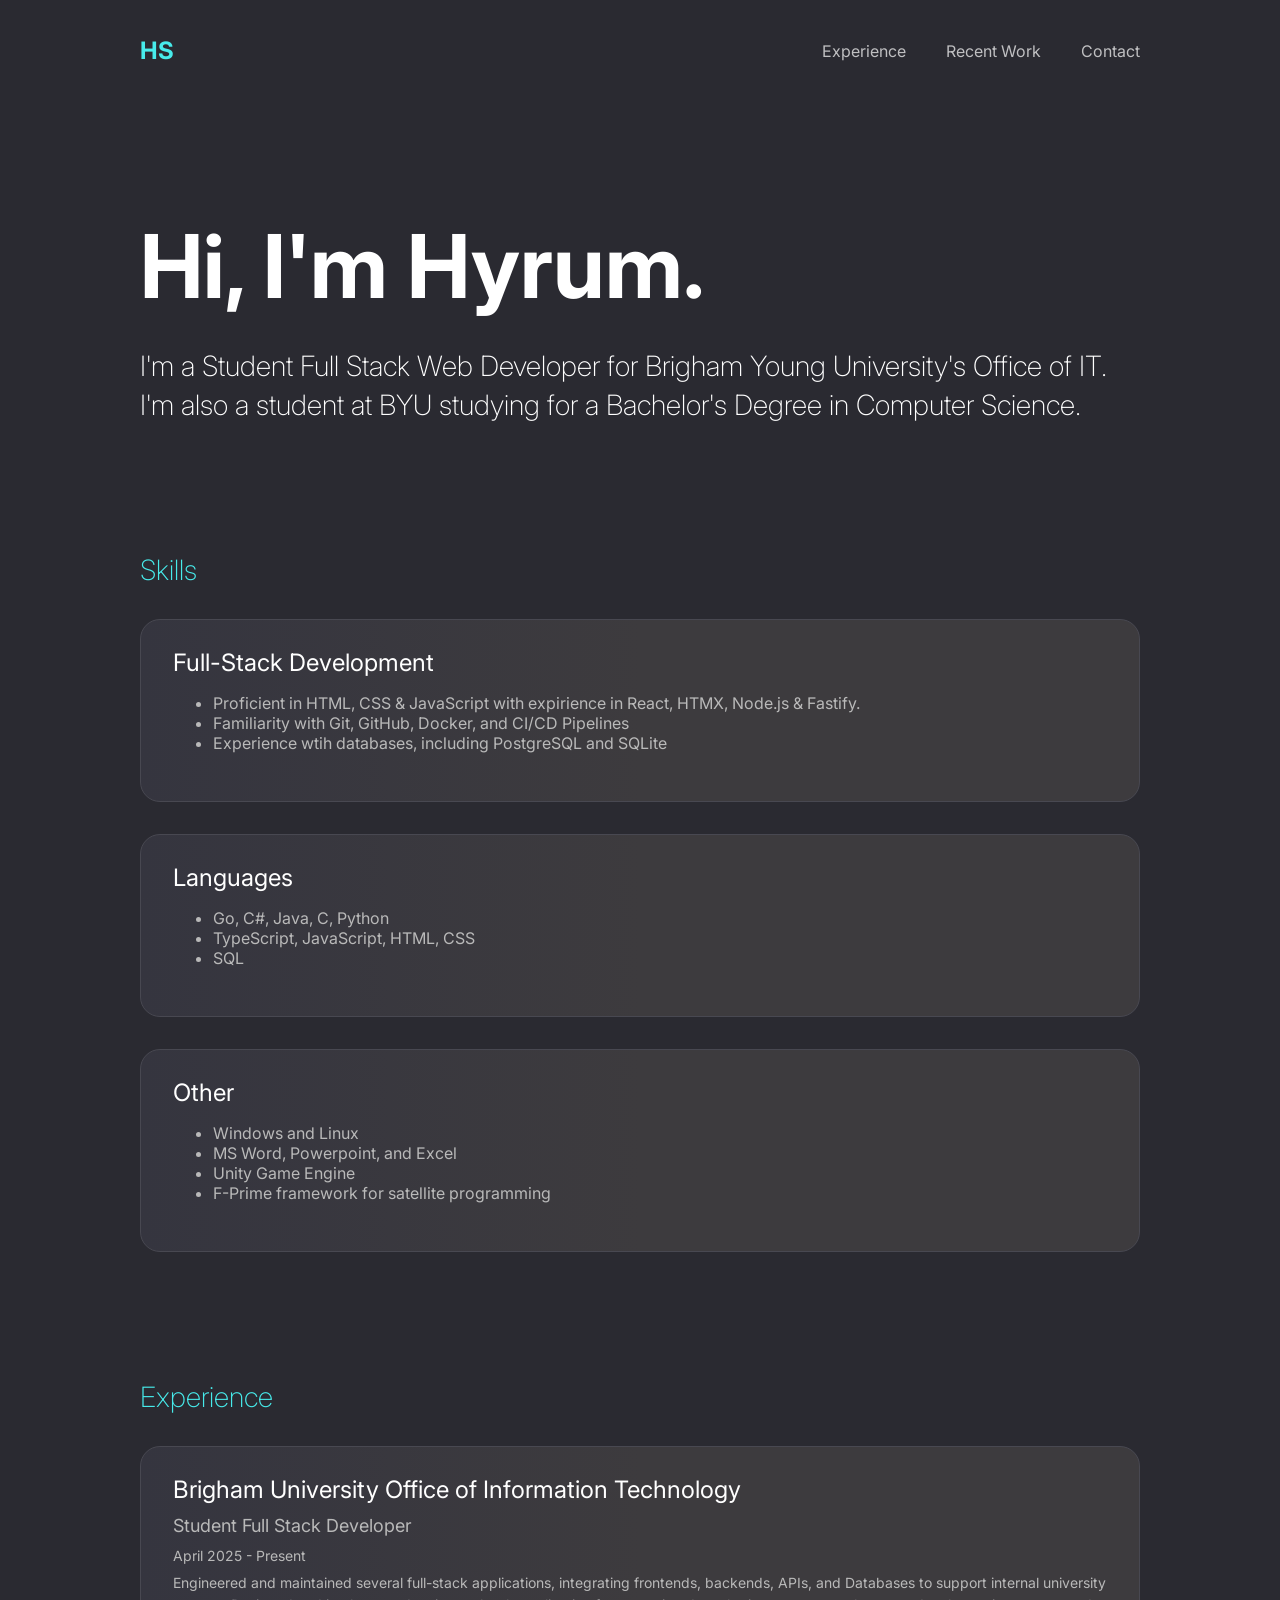
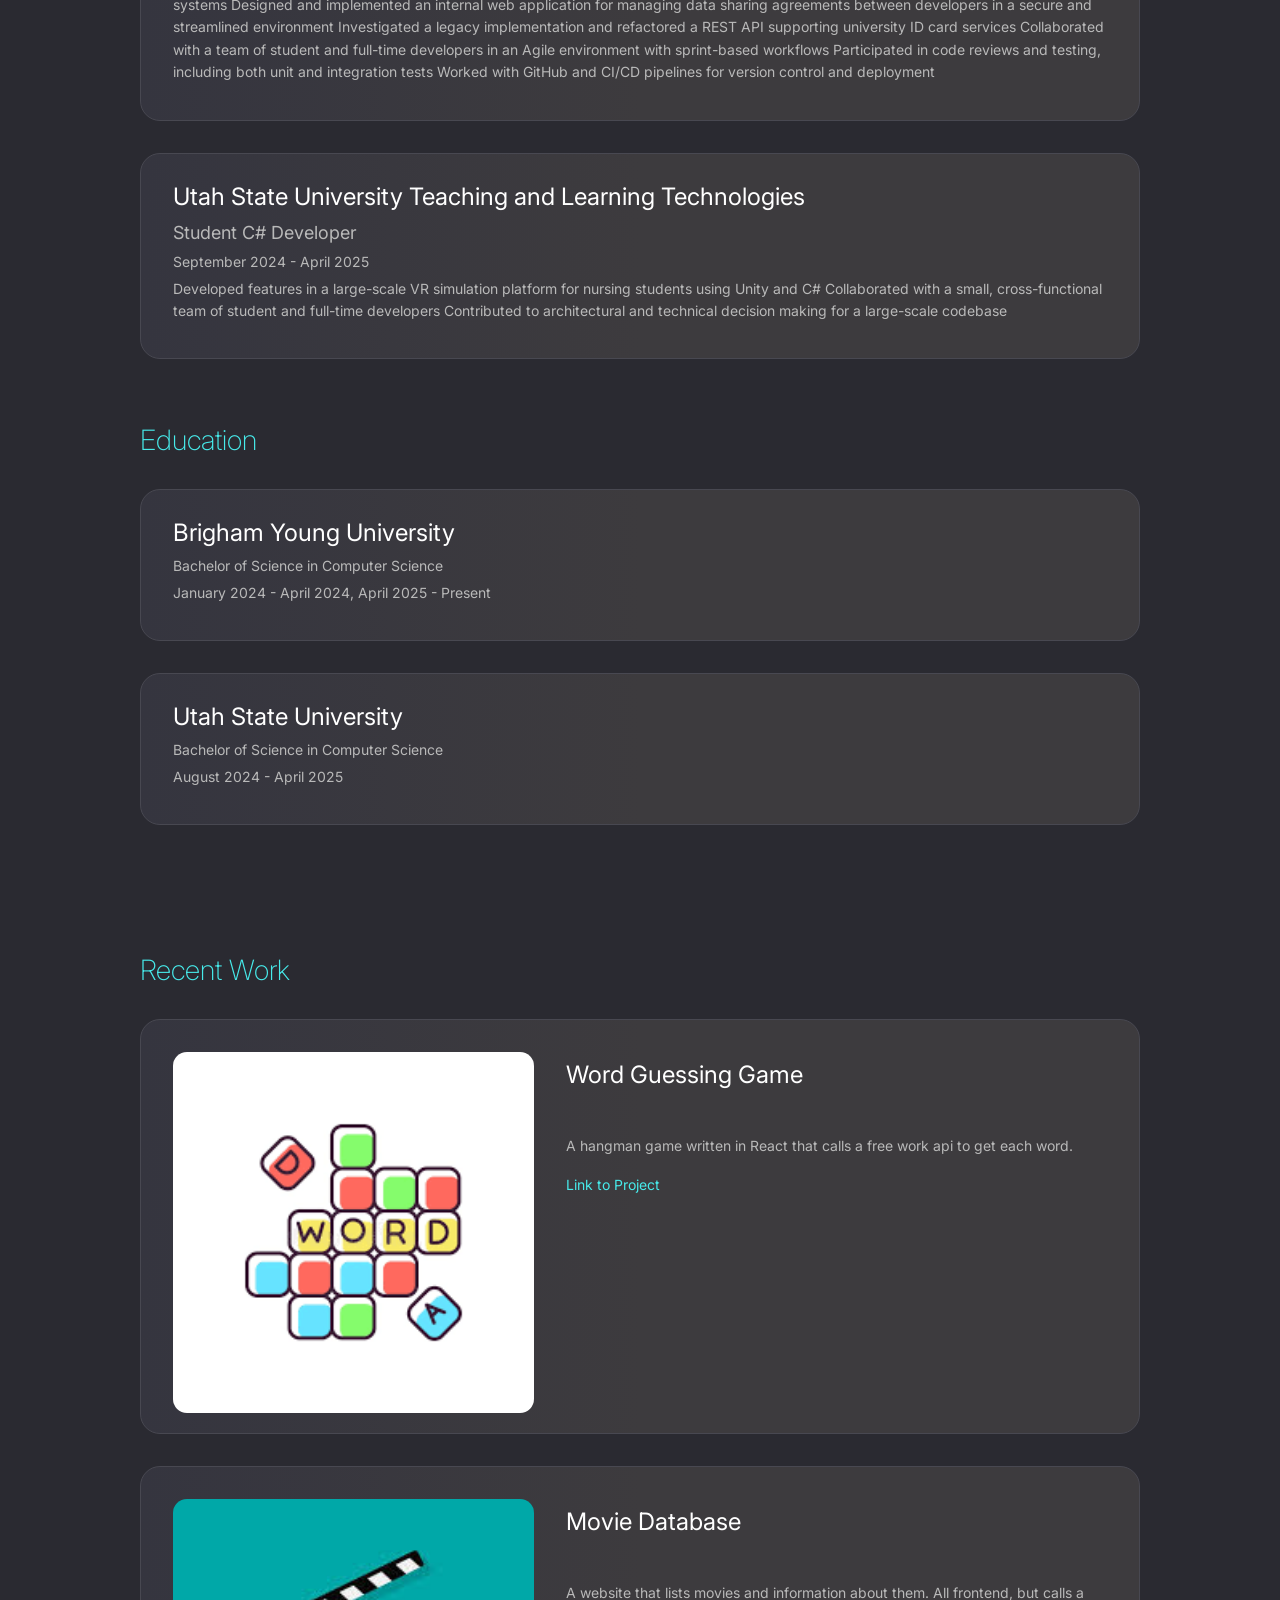
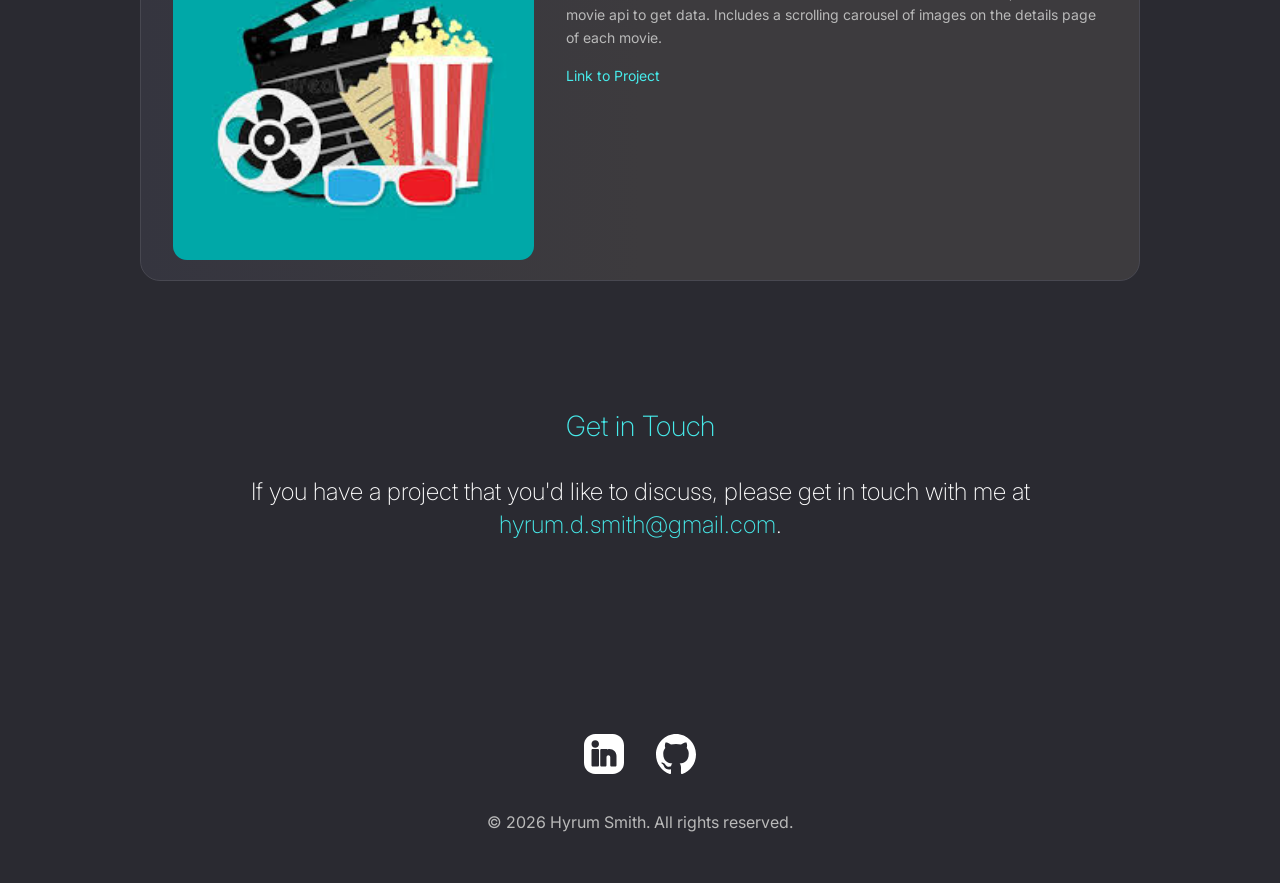
<file: index.html>
<!DOCTYPE html>
<html lang="en">

<head>
  <meta charset="UTF-8">
  <meta name="viewport" content="width=device-width, initial-scale=1.0">
  <title>Resume and Portfolio</title>
  <link rel="stylesheet" href="main.css">
  </link>
</head>

<body>
  <div id="page">

    <header>
      <div class="logo">
        <a href="/">HS</a>
      </div>
      <nav>
        <ul>
          <li><a href="#experience">Experience</a></li>
          <li><a href="#portfolio">Recent Work</a></li>
          <li><a href="#contact">Contact</a></li>
        </ul>
      </nav>
    </header>

    <main>
      <div id="about">
        <h1>
          Hi, I'm Hyrum.
        </h1>
        <p>
          I'm a Student Full Stack Web Developer for Brigham Young University's Office of IT.
          I'm also a student at BYU studying for a Bachelor's Degree in Computer Science.
        </p>
      </div>

      <section id="skills">
        <h2>Skills</h2>
        <div class="skill card">
          <h3>
            Full-Stack Development
          </h3>
          <ul>
            <li>Proficient in HTML, CSS &amp; JavaScript with expirience in React, HTMX, Node.js & Fastify.</li>
            <li>Familiarity with Git, GitHub, Docker, and CI/CD Pipelines</li>
            <li>Experience wtih databases, including PostgreSQL and SQLite</li>
          </ul>
        </div>

        <div class="skill card">
          <h3>
            Languages
          </h3>
          <ul>
            <li>Go, C#, Java, C, Python</li>
            <li>TypeScript, JavaScript, HTML, CSS</li>
            <li>SQL</li>
          </ul>
        </div>

        <div class="skill card">
          <h3>
            Other
          </h3>
          <ul>
            <li>Windows and Linux</li>
            <li>MS Word, Powerpoint, and Excel</li>
            <li>Unity Game Engine</li>
            <li>F-Prime framework for satellite programming</li>
          </ul>
        </div>
      </section>

      <section id="experience">
        <h2>Experience</h2>
        <div class="job card">
          <h3 id="job">Brigham University Office of Information Technology</h3>
          <p class="role">Student Full Stack Developer</p>
          <p class="timeline">April 2025 - Present</p>
          <p class="responsibilities">
            Engineered and maintained several full-stack applications, integrating frontends, backends, APIs, and
            Databases to support internal university systems
            Designed and implemented an internal web application for managing data sharing agreements between developers
            in a secure and streamlined environment
            Investigated a legacy implementation and refactored a REST API supporting university ID card services
            Collaborated with a team of student and full-time developers in an Agile environment with sprint-based
            workflows
            Participated in code reviews and testing, including both unit and integration tests
            Worked with GitHub and CI/CD pipelines for version control and deployment
          </p>
        </div>
        <div class="job card">
          <h3>Utah State University Teaching and Learning Technologies</h3>
          <p class="role">Student C# Developer</p>
          <p class="timeline">
            September 2024 - April 2025
          </p>
          <p class="responsibilities">
            Developed features in a large-scale VR simulation platform for nursing students using Unity and C#
            Collaborated with a small, cross-functional team of student and full-time developers
            Contributed to architectural and technical decision making for a large-scale codebase
          </p>
        </div>
        <div class="education">
          <h2>Education</h2>

          <div class="school card">
            <h3>Brigham Young University</h3>
            <p class="degree">Bachelor of Science in Computer Science</p>
              <p class="timeline">January 2024 - April 2024, April 2025 - Present</p>
          </div>

          <div class="school card">
            <h3>Utah State University</h3>
            <p class="degree">Bachelor of Science in Computer Science</p>
              <p class="timeline">August 2024 - April 2025</p>
          </div>

        </div>
      </section>
      <section id="portfolio">
        <h2>Recent Work</h2>
        <div class="project card">
          <div class="thumbnail"><a href="https://github.com/YungSamuri/WordGuessingGame" target="_blank"><img
                src="img/word-game.png"
                alt="Project 1"></a></div>
          <h3>Word Guessing Game</h3>
          <p>
            A hangman game written in React that calls a free work api to get each word.
            <br>
            <a href="https://github.com/YungSamuri/WordGuessingGame" target="_blank">Link to Project</a>
          </p>
        </div>
        <div class="project card">
          <div class="thumbnail"><a href="https://github.com/YungSamuri/MovieDatabase" target="_blank"><img
                src="img/movie.jpeg"
                alt="Project 2"></a></div>
          <h3>Movie Database</h3>
          <p>
            A website that lists movies and information about them. All frontend, but calls a movie api to get data. Includes a scrolling carousel of images on the details page of each movie.
            <br>
            <a href="https://github.com/YungSamuri/MovieDatabase" target="_blank">Link to Project</a>
          </p>
        </div>
      </section>
      <section id="contact">
        <h2>Get in Touch</h2>
        <p>
          If you have a project that you'd like to discuss, please get in touch with me at <a
            href="mailto:hyrum.d.smith@gmail.com">hyrum.d.smith@gmail.com</a>.
        </p>
      </section>


    </main>

    <footer>
      <div class="social">
        <!-- LINKEDIN -->
        <a href="https://linkedin.com/in/hyrum-smith-916868347/" target="_blank">
          <svg fill="#FFFFFF" height="40px" width="40px" version="1.1" id="Icons" xmlns="http://www.w3.org/2000/svg"
            xmlns:xlink="http://www.w3.org/1999/xlink" viewBox="0 0 32 32" xml:space="preserve">
            <path d="M23,0H9C4,0,0,4,0,9v14c0,5,4,9,9,9h14c5,0,9-4,9-9V9C32,4,28,0,23,0z M12,25c0,0.6-0.4,1-1,1H7c-0.6,0-1-0.4-1-1V13
                   c0-0.6,0.4-1,1-1h4c0.6,0,1,0.4,1,1V25z M9,11c-1.7,0-3-1.3-3-3s1.3-3,3-3s3,1.3,3,3S10.7,11,9,11z M26,25c0,0.6-0.4,1-1,1h-3
                   c-0.6,0-1-0.4-1-1v-3.5v-1v-2c0-0.8-0.7-1.5-1.5-1.5S18,17.7,18,18.5v2v1V25c0,0.6-0.4,1-1,1h-3c-0.6,0-1-0.4-1-1V13
                   c0-0.6,0.4-1,1-1h4c0.3,0,0.5,0.1,0.7,0.3c0.6-0.2,1.2-0.3,1.8-0.3c3,0,5.5,2.5,5.5,5.5V25z" />
          </svg></a>
        <!-- GITHUB -->
        <a href="https://github.com/YungSamuri" target="_blank">
          <svg width="40px" height="40px" viewBox="0 0 20 20" version="1.1" xmlns="http://www.w3.org/2000/svg"
            xmlns:xlink="http://www.w3.org/1999/xlink" fill="#FFFFFF">
            <g id="Page-1" stroke="none" stroke-width="1" fill-rule="evenodd">
              <g id="Dribbble-Light-Preview" transform="translate(-140.000000, -7559.000000)">
                <g id="icons" transform="translate(56.000000, 160.000000)">
                  <path
                    d="M94,7399 C99.523,7399 104,7403.59 104,7409.253 C104,7413.782 101.138,7417.624 97.167,7418.981 C96.66,7419.082 96.48,7418.762 96.48,7418.489 C96.48,7418.151 96.492,7417.047 96.492,7415.675 C96.492,7414.719 96.172,7414.095 95.813,7413.777 C98.04,7413.523 100.38,7412.656 100.38,7408.718 C100.38,7407.598 99.992,7406.684 99.35,7405.966 C99.454,7405.707 99.797,7404.664 99.252,7403.252 C99.252,7403.252 98.414,7402.977 96.505,7404.303 C95.706,7404.076 94.85,7403.962 94,7403.958 C93.15,7403.962 92.295,7404.076 91.497,7404.303 C89.586,7402.977 88.746,7403.252 88.746,7403.252 C88.203,7404.664 88.546,7405.707 88.649,7405.966 C88.01,7406.684 87.619,7407.598 87.619,7408.718 C87.619,7412.646 89.954,7413.526 92.175,7413.785 C91.889,7414.041 91.63,7414.493 91.54,7415.156 C90.97,7415.418 89.522,7415.871 88.63,7414.304 C88.63,7414.304 88.101,7413.319 87.097,7413.247 C87.097,7413.247 86.122,7413.234 87.029,7413.87 C87.029,7413.87 87.684,7414.185 88.139,7415.37 C88.139,7415.37 88.726,7417.2 91.508,7416.58 C91.513,7417.437 91.522,7418.245 91.522,7418.489 C91.522,7418.76 91.338,7419.077 90.839,7418.982 C86.865,7417.627 84,7413.783 84,7409.253 C84,7403.59 88.478,7399 94,7399"
                    id="github-[#142]">

                  </path>
                </g>
              </g>
            </g>
          </svg></a>
      </div>
      <p>
        &copy; 2026 Hyrum Smith. All rights reserved.
      </p>
    </footer>
  </div>
  <script>
    // Catch all the # links from the nav and make them scroll smoothly to their destinations
    const navLinks = document.querySelectorAll("nav ul li a");

    // loop through the links and set an onclick event to send the user to the correct section in a smooth scroll
    navLinks.forEach((link) => {
      link.onclick = (e) => {
        e.preventDefault();
        const target = document.querySelector(e.target.getAttribute("href"));
        target.scrollIntoView({
          behavior: "smooth",
        });
        return false;
      };
    });
  </script>
</body>

</html>
</file>
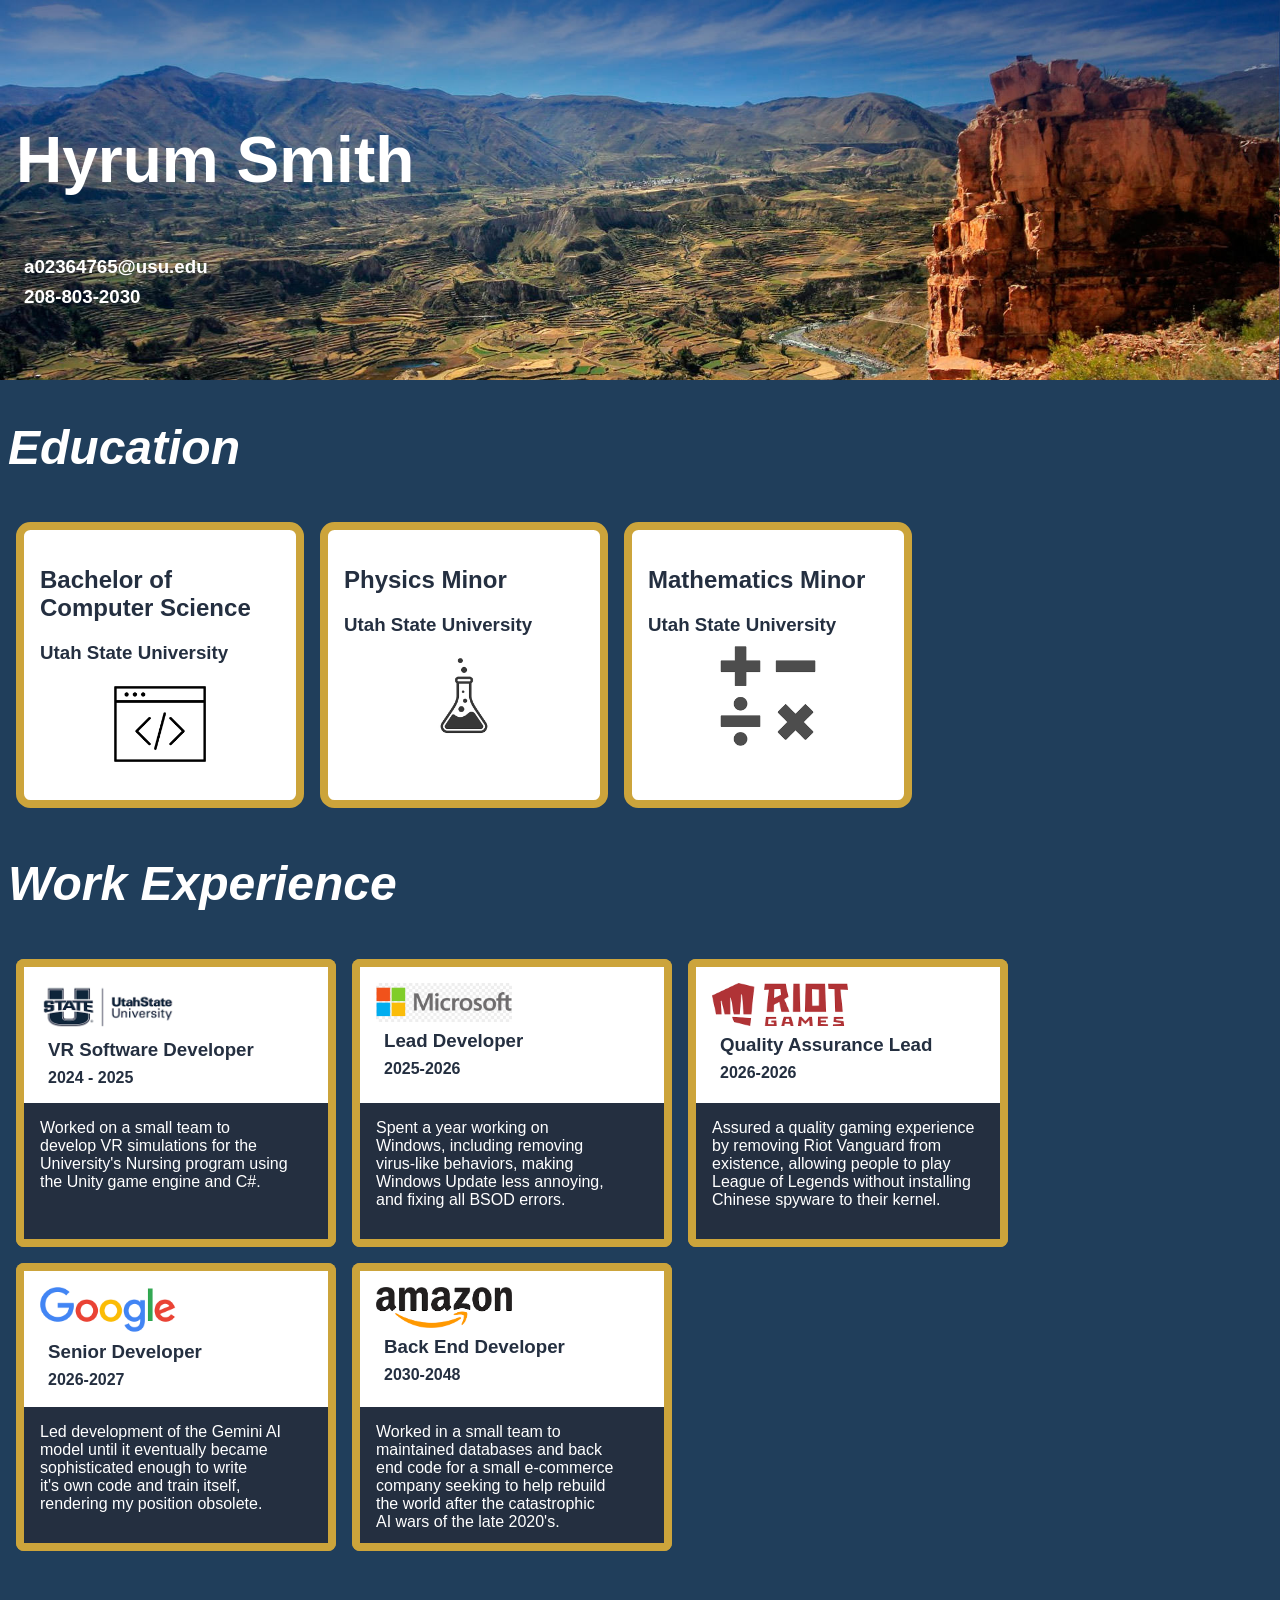
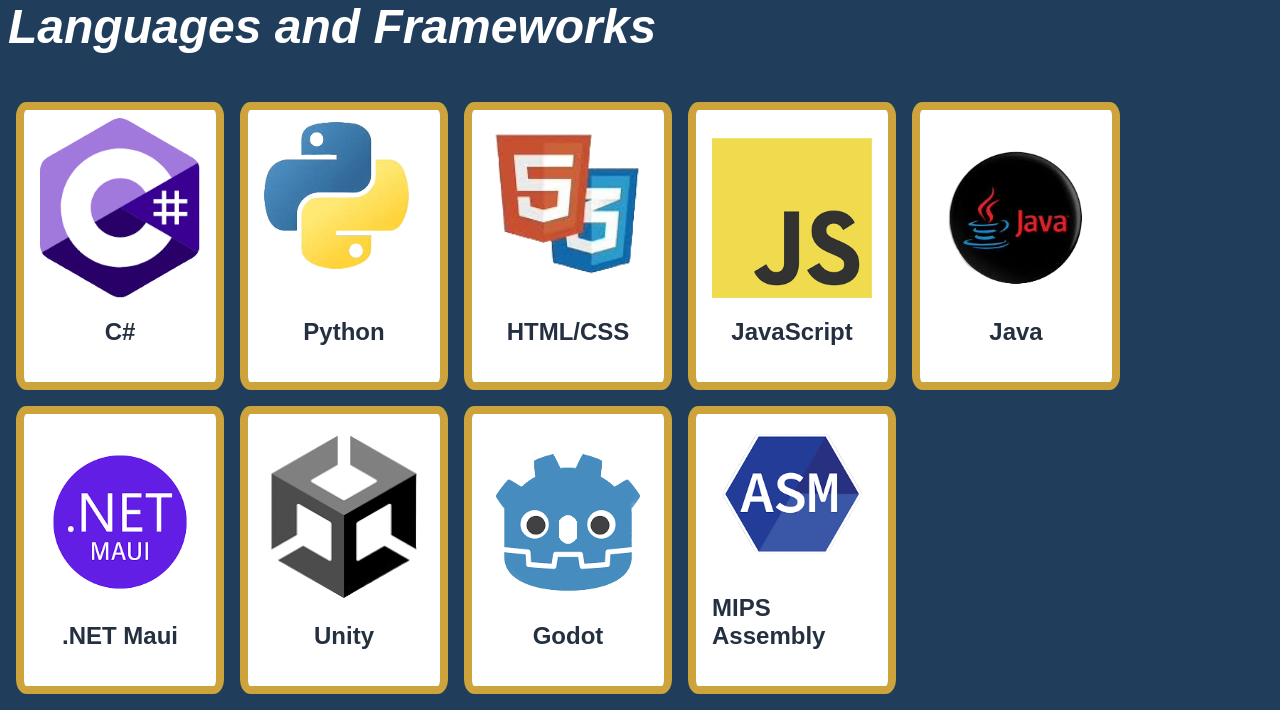
<file: old.html>
<html>
    <head>
        <title>Hyrum Resume</title>
        <link rel="stylesheet" href="index.css"/>
    </head>
    
    <body>
        <header class="block">
            <div class="spacer"></div>
            <h1 id="header-name">Hyrum Smith</h1>
            <h3>a02364765@usu.edu</h3>
            <h3>208-803-2030</h3>
        </header>
        <main>
            <h2 class="section-title">
                Education
            </h2>
            <section class="education">
                <div class="education-card">
                    <h2>
                        Bachelor of Computer Science                        
                    </h2>
                    <h3>
                        Utah State University
                    </h3>
                    <div class="center-div">
                        <img class="education-img" src="img/coding.png"/>
                    </div>
                </div>
                <div class="education-card">
                    <h2>
                        Physics Minor                        
                    </h2>
                    <h3>
                        Utah State University
                    </h3>
                    <div class="center-div">
                        <img class="education-img" src="img/beaker.png"/>
                    </div>
                </div>
                <div class="education-card">
                    <h2>
                        Mathematics Minor                        
                    </h2>
                    <h3>
                        Utah State University
                    </h3>
                    <div class="center-div">
                        <img class="education-img" src="img/math.png"/>
                    </div>
                </div>
            </section>
            <h2 class="section-title">
                Work Experience
            </h2>
            <section class="experience">
                <div class="experience-card">
                    <span class="top">
                        <img class="experience-img" src="img/usu.png"/>
                        <h3>
                            VR Software Developer
                        </h3>
                        <h4>
                            2024 - 2025
                        </h4>
                    </span>
                    <span class="bottom">
                        <span>
                            Worked on a small team to develop VR simulations for the University's Nursing program using the Unity game engine and C#.
                        </span>
                    </span>
                </div>
                <div class="experience-card">
                    <div class="top">
                        <img class="experience-img" src="img/microsoft.png"/>
                        <h3>
                            Lead Developer
                        </h3>
                        <h4>
                            2025-2026
                        </h4>
                    </div>
                    <div class="bottom">
                        <span>
                            Spent a year working on Windows, including removing virus-like behaviors, making Windows Update less annoying, and fixing all BSOD errors.
                        </span>
                    </div>
                </div>
                <div class="experience-card">
                    <div class="top">
                        <img class="experience-img" src="img/riot.png"/>
                        <h3>
                            Quality Assurance Lead
                        </h3>
                        <h4>
                            2026-2026
                        </h4>
                    </div>
                    <div class="bottom">
                        <span>
                            Assured a quality gaming experience by removing Riot Vanguard from existence, allowing people to play League of Legends without installing Chinese spyware to their kernel.
                        </span>
                    </div>
                </div>
                <div class="experience-card">
                    <div class="top">
                        <img class="experience-img" src="img/google.png"/>
                        <h3>
                            Senior Developer
                        </h3>
                        <h4>
                            2026-2027
                        </h4>
                    </div>
                    <div class="bottom">
                        <span>
                            Led development of the Gemini AI model until it eventually became sophisticated enough to write it's own code and train itself, rendering my position obsolete.
                        </span>
                    </div>
                </div>
                <div class="experience-card">
                    <div class="top">
                        <img class="experience-img" src="img/amazon.png"/>
                        <h3>
                            Back End Developer
                        </h3>
                        <h4>
                            2030-2048
                        </h4>
                    </div>
                    <div class="bottom">
                        <span>
                            Worked in a small team to maintained databases and back end code for a small e-commerce company seeking to help rebuild the world after the catastrophic AI wars of the late 2020's.
                        </span>
                    </div>
                </div>
            </section>
            <h2 class="section-title">
                Languages and Frameworks
            </h2>
            <section class="tech">
                <div class="tech-card">
                    <img src="img/csharp.png"/>
                    <h2>
                       C#
                    </h2>
                </div>
                <div class="tech-card">
                    <img src="img/python.png"/>
                    <h2>
                       Python
                    </h2>
                </div>
                <div class="tech-card">
                    <img src="img/htmlcss.png"/>
                    <h2>
                       HTML/CSS
                    </h2>
                </div>
                <div class="tech-card">
                    <img src="img/js.png"/>
                    <h2>
                       JavaScript
                    </h2>
                </div>
                <div class="tech-card">
                    <img src="img/java.png"/>
                    <h2>
                       Java
                    </h2>
                </div>
                <div class="tech-card">
                    <img src="img/maui.png"/>
                    <h2>
                       .NET Maui
                    </h2>
                </div>
                <div class="tech-card">
                    <img src="img/unity.png"/>
                    <h2>
                       Unity
                    </h2>
                </div>
                <div class="tech-card">
                    <img src="img/godot.png"/>
                    <h2>
                       Godot
                    </h2>
                </div>
                <div class="tech-card">
                    <img src="img/assembly.png"/>
                    <h2>
                       MIPS Assembly
                    </h2>
                </div>
            </section>
        </main>
    </body>
</html>
</file>
<file: main.css>
/* Inter Font from Goole Fonts */
@import url('https://fonts.googleapis.com/css2?family=Inter:wght@100..900&display=swap');

/* VARIABLES */
:root {
  --accent-color: #47ebeb;
  --background-color: #2a2a31;
  --text-color: #fff;
  --text-color-muted: #b9b9b9;

  /* spacing */
  --space-xs: 4px;
  --space-sm: 8px;
  --space-md: 16px;
  --space-lg: 32px;
  --space-xl: 64px;
  --space-xxl: 128px;

  /* typography */
  --font-size-xs: 14px;
  --font-size-sm: 16px;
  --font-size-md: 18px;
  --font-size-lg: 24px;
  --font-size-xl: 28px;
  --font-size-xxl: 88px;
}

body {
  background-color: var(--background-color);
  font-family: Inter, Arial, sans-serif;
  margin: 0;
  padding: 0 20px;
  color: var(--text-color);
}

#page {
  display: flex;
  flex-direction: column;
  max-width: 1000px;
  margin: 0 auto;
  padding-top: var(--space-md);
}

/* LOGO AND NAVIGATION */

header {
  display: flex;
  align-items: center;
  padding: 20px 0;
}

nav {

  margin-left: auto;
}

.logo {
  font-size: var(--font-size-lg);
  font-weight: 700;

}

nav ul {
  display: flex;
  gap: 40px;
  list-style: none;
  margin: 0;
}

nav ul li a:link,
nav ul li a:visited {
  color: var(--text-color);
  opacity: 0.7;
}

/* TYPOGRAPHY */

a:link,
a:visited {
  color: var(--accent-color);
  text-decoration: none;
}

h1 {
  font-size: var(--font-size-xxl);
  margin-bottom: var(--space-sm);
}

h2 {
  font-size: var(--font-size-xl);
  color: var(--accent-color);
  margin-bottom: var(--space-lg);
  font-weight: 200;
  margin-top: var(--space-xl);
}

h3 {
  font-size: var(--font-size-lg);
  margin-bottom: var(--space-sm);
  font-weight: 400;
}

p {
  font-size: var(--font-size-sm);
  font-weight: 400;
  line-height: 1.6;
  color: var(--text-color-muted);
  margin-bottom: var(--space-md);

}

/* SECTIONS  */

#about {
  margin-top: var(--space-xxl);
}

#about h1 {
  font-size: var(--font-size-xxl);
  margin-bottom: var(--space-sm);
}

#about p {
  font-size: var(--font-size-xl);
  font-weight: 200;
  line-height: 1.4;
  color: var(--text-color);
}

section {
  margin-top: var(--space-xxl);
  margin-bottom: var(--space-xxl);
}

.card {
  background: linear-gradient(90deg, #35353f 0%, #3d3b3e 50%, #3d3b3e 50%);
  border-radius: 20px;
  padding: var(--space-xs) var(--space-lg) var(--space-lg);
  border: 0.5px solid #484851;
  margin-bottom: var(--space-lg);
}

.card p {
  margin: var(--space-xs) 0;
  font-size: var(--font-size-xs);
}

/* SKILLS */

#skills p {
  line-height: 1.8;
}

#skills ul li {
  color: var(--text-color-muted);
}

/* EXPERIENCE */

#experience .job p.role {
  font-size: var(--font-size-md);
}

/* RECENT WORK */

.project {
  display: grid;
  grid-template-columns: 2fr 3fr;
  grid-template-rows: 1fr 3fr;
  column-gap: var(--space-lg);
  padding: var(--space-md) var(--space-lg);
}

.project .thumbnail {
  grid-row: span 2;
}

.project img {
  width: 100%;
  margin-top: var(--space-md);
  border-radius: 14px;
}

.project p a {
  display: block;
  margin-top: var(--space-md);
}

/* CONTACT  */

#contact {
  text-align: center;
}

#contact p {
  font-size: var(--font-size-lg);
  font-weight: 200;
  line-height: 1.4;
  color: var(--text-color);
}


/* FOOTER */

footer {
  margin-top: var(--space-xl);
  padding: 0 0 var(--space-lg);
  color: var(--text-color-muted);
  text-align: center;
}

footer .social {
  display: flex;
  gap: var(--space-lg);
  margin-bottom: var(--space-lg);
  justify-content: center;
  align-items: center;
}

footer .social a:hover svg {
  fill: var(--accent-color);
}


/* MEDIA QUERIES */

@media screen and (max-width: 600px) {
  :root {
    --primary-color: #f9a826;
    --secondary-color: #f9a826;
    --accent-color: #47ebeb;
    --background-color: #2a2a31;
    --text-color: #fff;
    --text-color-muted: #b9b9b9;

    /* spacing */
    --space-xs: 4px;
    --space-sm: 8px;
    --space-md: 16px;
    --space-lg: 32px;
    --space-xl: 64px;
    --space-xxl: 128px;

    /* typography */
    --font-size-xs: 14px;
    --font-size-sm: 16px;
    --font-size-md: 18px;
    --font-size-lg: 20px;
    --font-size-xl: 24px;
    --font-size-xxl: 48px;
  }

  header {
    align-items: flex-start;
  }

  .logo {
    font-size: var(--font-size-xl);
  }

  nav ul {
    flex-direction: column;
    gap: 14px;
    list-style: none;
    align-items: flex-end;
  }

  section {
    margin-top: var(--space-xl);
    margin-bottom: var(--space-lg);
  }

  h2 {
    margin-top: var(--space-lg);
  }

  .project {
    grid-template-columns: 1fr;
  }
}
</file>
<file: index.css>
body {
    background-color: #203E5B;
    font-family: arial;
    margin: 0rem;
}

header {
    background-image: url('canyon.png');
    background-size: cover;
    padding: 4rem 1rem;
    color: white;
}

header > h1 {
    padding: 1rem 0rem;
    font-size: 4rem;
    color: white
}

header > p {
    color: white;
}

main {
    margin: 8px;
}

h3 {
    margin: .5rem;
}

h4 {
    margin: .5rem;
}

.section-title {
    font-size: 3rem;
    font-style: italic;
    color: white;
}

.education {
    display: flex;
    flex-wrap: wrap;
}

.education-card {
    background-color: white;
    color: #242F40;
    margin: .5rem;
    padding: 1rem;
    border-radius: 5%;
    text-wrap: balance;
    width: 15rem;
    height: auto;
    border: .5rem solid #CCA43B;
}

.education-card h3 {
    margin: 0rem;
}

.education-img {
    width: 50%;
    height: 50%;
}

.experience {
    display: flex;
    flex-wrap: wrap;
}

.experience-card {
    margin: .5rem;
    text-wrap: balance;
    width: 20rem;
    height: auto;
    display: flex;
    flex-direction: column;
}

.experience-img {
    width: 50%;
    height: auto;
}

.top {
    background-color: white;
    color: #242F40;
    border-radius: .5rem .5rem 0% 0%;
    padding: 1rem 1rem .5rem 1rem;
    border: .5rem solid #CCA43B;
    border-bottom: 0rem;
    height: 7rem;
}

.bottom {
    background-color: #242F40;
    color: white;
    border-radius: 0% 0% .5rem .5rem;
    padding: 1rem 1rem .5rem 1rem;
    border: .5rem solid #CCA43B;
    border-top: 0rem;
    height: 7rem;
}

.tech {
    display: flex;
    flex-wrap: wrap;
}

.tech-card {
    width: 10rem;
    height: 15rem;
    color: #242F40;
    padding: 1rem;
    display: flex;
    flex-direction: column;
    justify-content: end;
    align-items: center;
    border: .5rem solid #CCA43B;
    border-radius: 5%;
    margin: .5rem;
    background-color: white;
}

.tech-card img {
    width: 100%;
    height: auto;

}

.center-div {
    display: flex;
    justify-content: center;
}

.spacer {
    margin: 1rem 0rem;
}
</file>
